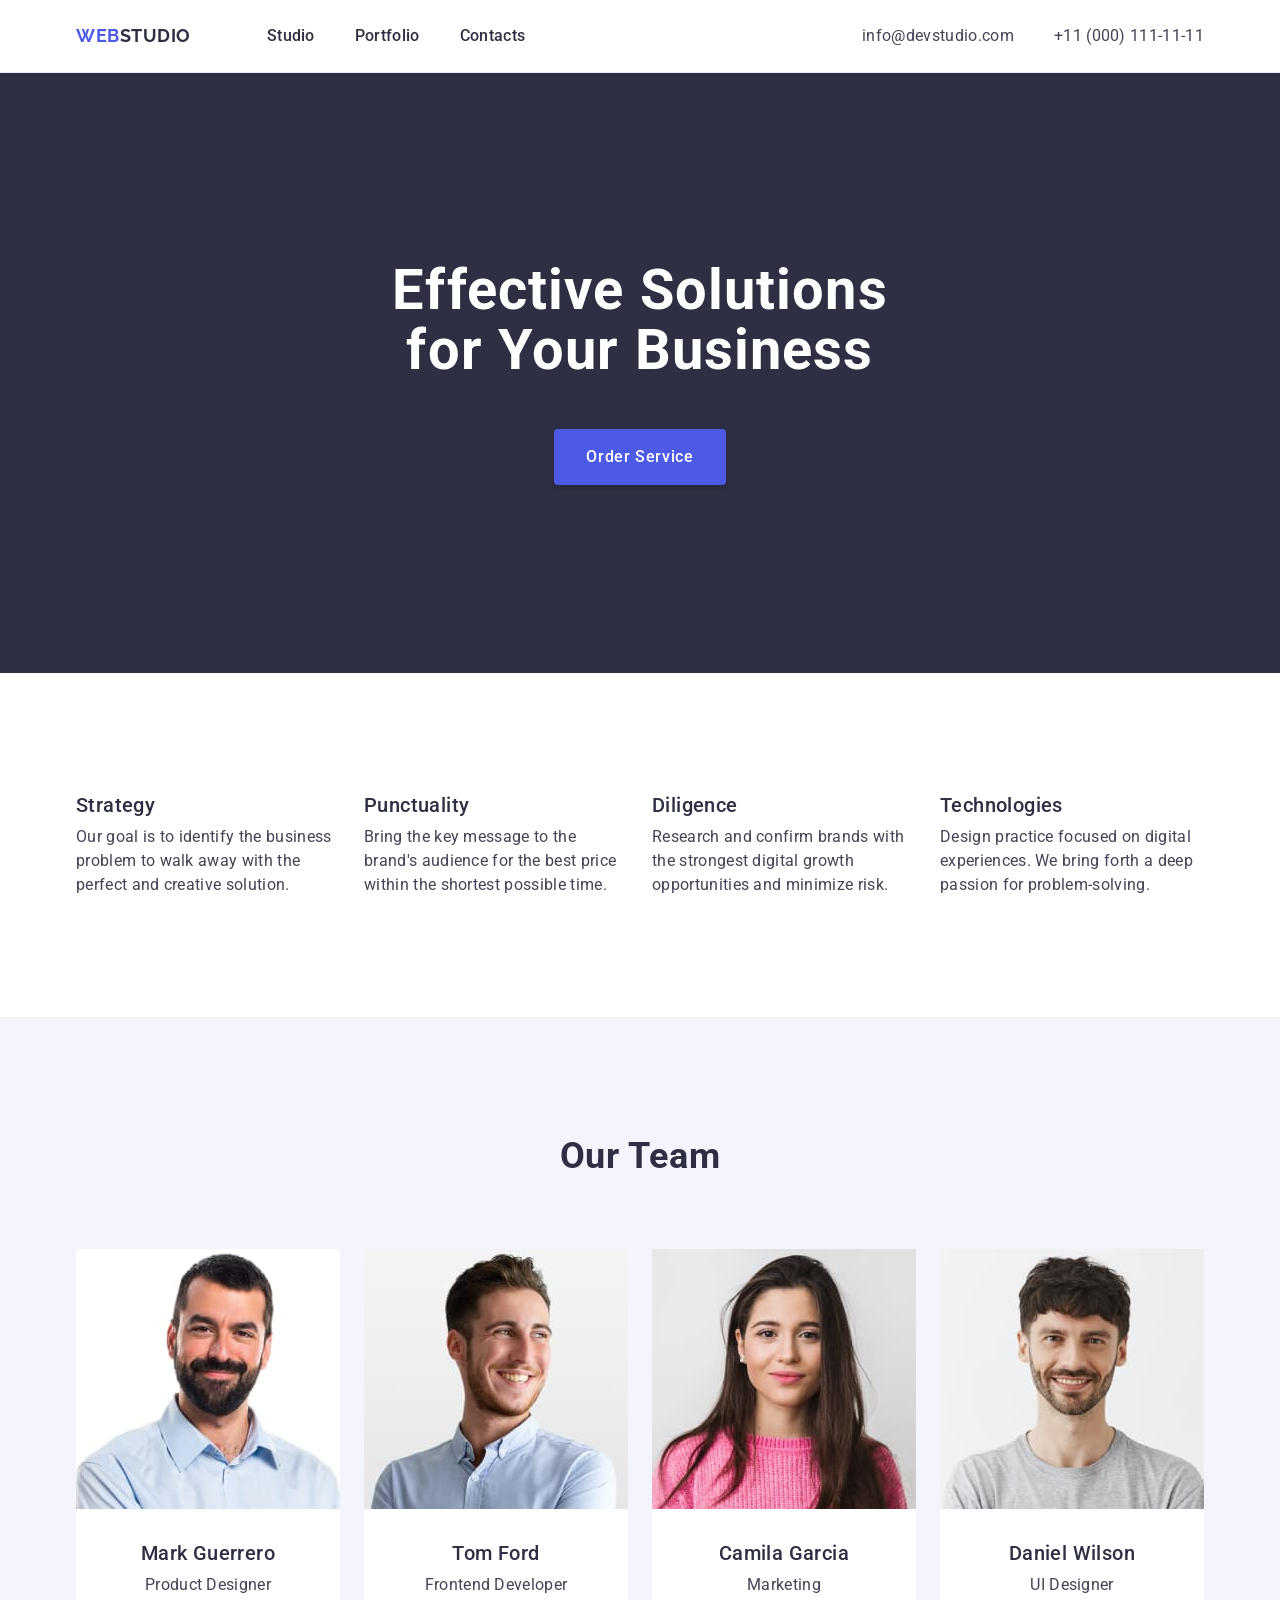
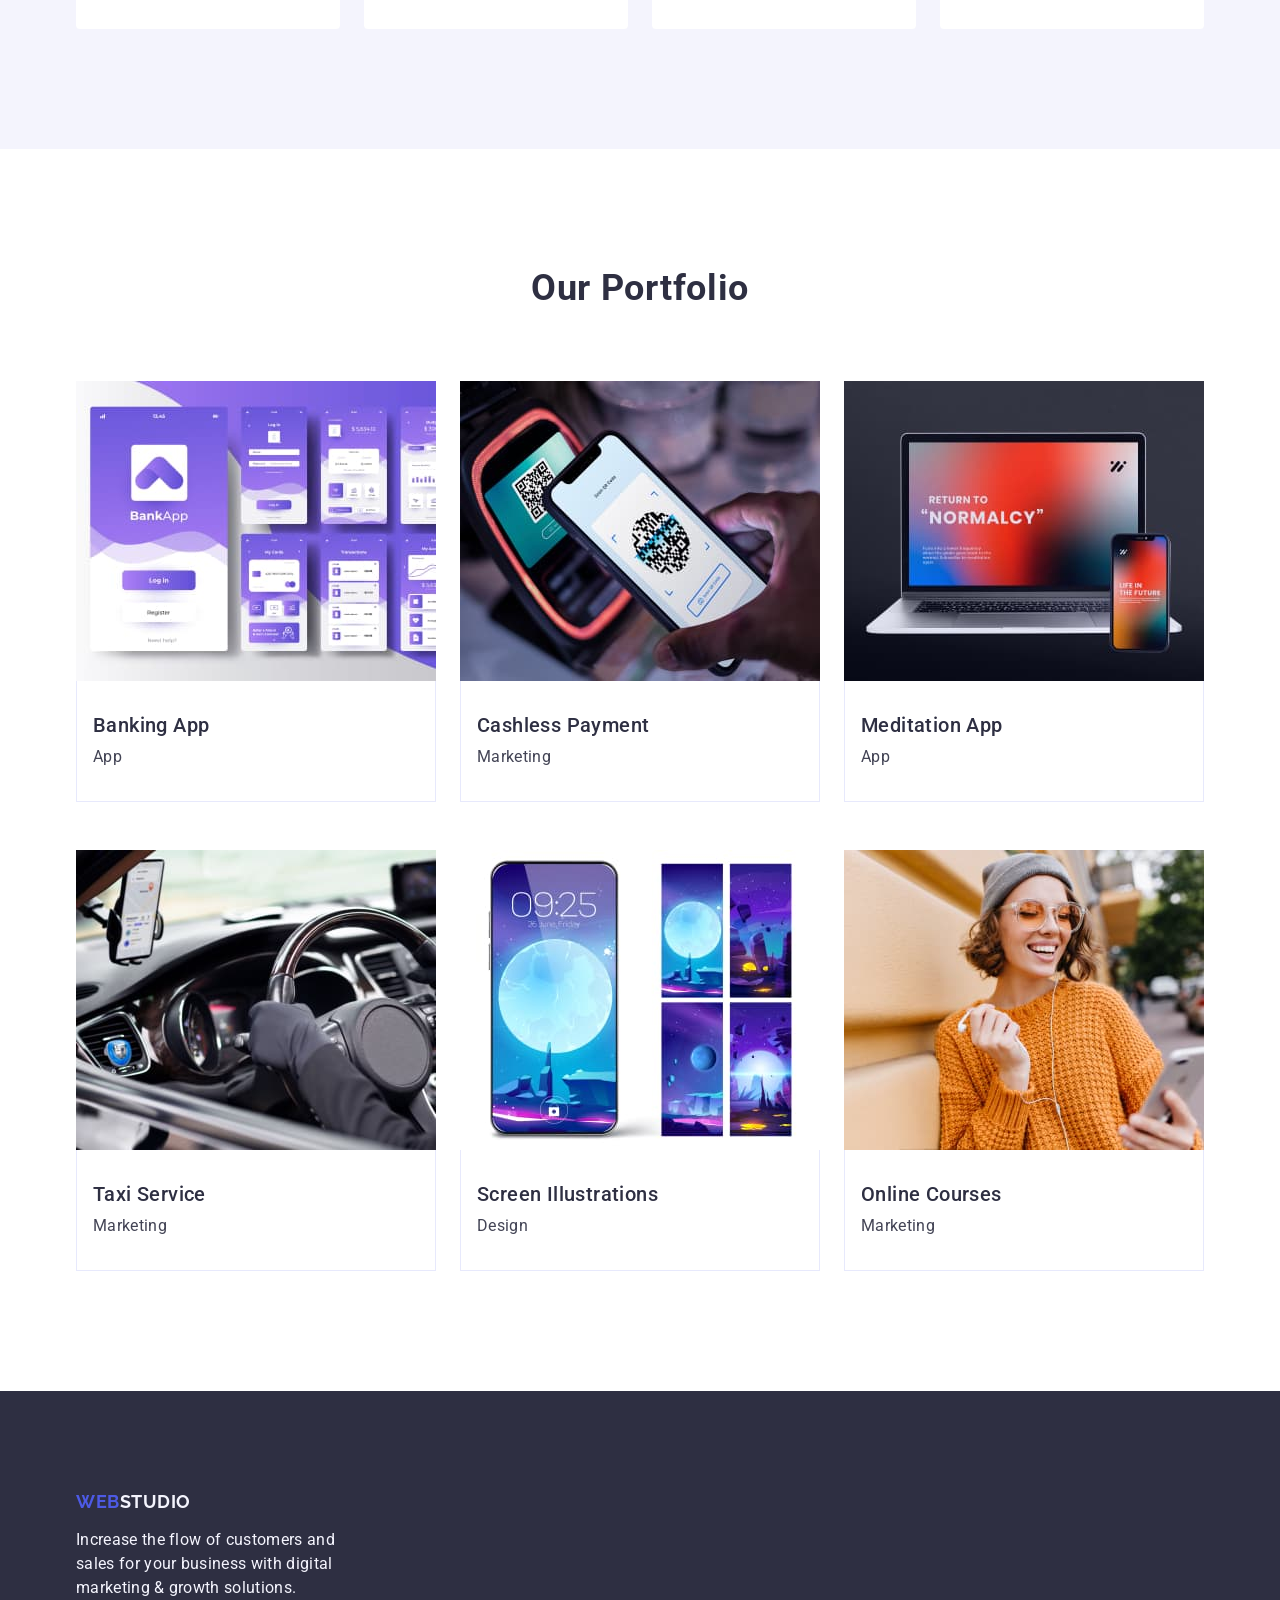
<file: index.html>
<!DOCTYPE html>
<html lang="en">
  <head>
    <meta charset="UTF-8" />
    <meta http-equiv="X-UA-Compatible" content="IE=edge" />
    <meta name="viewport" content="width=device-width, initial-scale=1.0" />
    <title>Web Studio</title>

    <!-- #region modern-normalize -->
    <link
      rel="stylesheet"
      href="https://cdnjs.cloudflare.com/ajax/libs/modern-normalize/3.0.1/modern-normalize.min.css"
      integrity="sha512-q6WgHqiHlKyOqslT/lgBgodhd03Wp4BEqKeW6nNtlOY4quzyG3VoQKFrieaCeSnuVseNKRGpGeDU3qPmabCANg=="
      crossorigin="anonymous"
      referrerpolicy="no-referrer"
    />
    <!-- #endregion -->
    <!-- #region fonts -->
    <link rel="preconnect" href="https://fonts.googleapis.com" />
    <link rel="preconnect" href="https://fonts.gstatic.com" crossorigin />
    <link
      href="https://fonts.googleapis.com/css2?family=Raleway:wght@700&family=Roboto:wght@400;500;700&display=swap"
      rel="stylesheet"
    />
    <!-- #endregion fonts -->

    <link rel="stylesheet" href="./css/styles.css" />
  </head>

  <body class="body">
    <!-- #region Header -->
    <header class="header">
      <div class="container header-container">
        <nav class="header-nav">
          <a href="./index.html" class="header-logo link"
            >Web<span class="header-logo-span">Studio</span></a
          >
          <ul class="header-list list">
            <li><a href="./index.html" class="header-link link">Studio</a></li>
            <li><a href="" class="header-link link">Portfolio</a></li>
            <li><a href="" class="header-link link">Contacts</a></li>
          </ul>
        </nav>
        <address class="header-address">
          <ul class="header-contacts list">
            <li>
              <a
                href="mailto:info@devstudio.com"
                class="header-contacts-item link"
                >info@devstudio.com</a
              >
            </li>
            <li>
              <a href="tel:+110001111111" class="header-contacts-item link"
                >+11 (000) 111-11-11</a
              >
            </li>
          </ul>
        </address>
      </div>
    </header>
    <!-- #endregion -->
    <main>
      <!-- #region Hero -->
      <section class="hero">
        <div class="container">
          <h1 class="hero-title">Effective Solutions for Your Business</h1>
          <button type="button" class="hero-button">Order Service</button>
        </div>
      </section>
      <!-- #endregion -->
      <!-- #region Values -->
      <section class="values">
        <div class="container">
          <h2 class="visually-hidden">Values</h2>
          <ul class="values-list list">
            <li class="values-block">
              <h3 class="values-item">Strategy</h3>
              <p class="values-item-text">
                Our goal is to identify the business problem to walk away with
                the perfect and creative solution.
              </p>
            </li>
            <li class="values-block">
              <h3 class="values-item">Punctuality</h3>
              <p class="values-item-text">
                Bring the key message to the brand's audience for the best price
                within the shortest possible time.
              </p>
            </li>
            <li class="values-block">
              <h3 class="values-item">Diligence</h3>
              <p class="values-item-text">
                Research and confirm brands with the strongest digital growth
                opportunities and minimize risk.
              </p>
            </li>
            <li class="values-block">
              <h3 class="values-item">Technologies</h3>
              <p class="values-item-text">
                Design practice focused on digital experiences. We bring forth a
                deep passion for problem-solving.
              </p>
            </li>
          </ul>
        </div>
      </section>
      <!-- #endregion -->
      <!-- #region Our Team -->
      <section class="team">
        <div class="container">
          <h2 class="title">Our Team</h2>
          <ul class="team-list list">
            <li class="team-item">
              <img
                src="./images/team-foto-1.jpg"
                alt="A foto of a member from our team - Mark Guerrero"
                width="264"
                height="260"
              />
              <div class="team-text">
                <h3 class="team-name">Mark Guerrero</h3>
                <p class="team-job-title">Product Designer</p>
              </div>
            </li>
            <li class="team-item">
              <img
                src="./images/team-foto-2.jpg"
                alt="A foto of a member from our team - Tom Ford"
                width="264"
                height="260"
              />
              <div class="team-text">
                <h3 class="team-name">Tom Ford</h3>
                <p class="team-job-title">Frontend Developer</p>
              </div>
            </li>
            <li class="team-item">
              <img
                src="./images/team-foto-3.jpg"
                alt="A foto of a member from our team - Camila Garcia"
                width="264"
                height="260"
              />
              <div class="team-text">
                <h3 class="team-name">Camila Garcia</h3>
                <p class="team-job-title">Marketing</p>
              </div>
            </li>
            <li class="team-item">
              <img
                src="./images/team-foto-4.jpg"
                alt="A foto of a member from our team - Daniel Wilson"
                width="264"
                height="260"
              />
              <div class="team-text">
                <h3 class="team-name">Daniel Wilson</h3>
                <p class="team-job-title">UI Designer</p>
              </div>
            </li>
          </ul>
        </div>
      </section>
      <!-- #endregion -->
      <!-- #region Our Portfolio -->
      <section class="portfolio">
        <div class="container">
          <h2 class="title">Our Portfolio</h2>
          <ul class="portfolio-offer list">
            <li class="portfolio-offer-item">
              <img
                src="./images/portfolio-pic-1.jpg"
                alt="Inferface of an banking app"
                width="360"
                height="300"
              />
              <div class="portfolio-offer-text">
                <h3 class="offer-name">Banking App</h3>
                <p class="offer-type">App</p>
              </div>
            </li>
            <li class="portfolio-offer-item">
              <img
                src="./images/portfolio-pic-2.jpg"
                alt="Process of cashless payment"
                width="360"
                height="300"
              />
              <div class="portfolio-offer-text">
                <h3 class="offer-name">Cashless Payment</h3>
                <p class="offer-type">Marketing</p>
              </div>
            </li>
            <li class="portfolio-offer-item">
              <img
                src="./images/portfolio-pic-3.jpg"
                alt="Interface of an App on the screens of a computer and a mobile phone"
                width="360"
                height="300"
              />
              <div class="portfolio-offer-text">
                <h3 class="offer-name">Meditation App</h3>
                <p class="offer-type">App</p>
              </div>
            </li>
            <li class="portfolio-offer-item">
              <img
                src="./images/portfolio-pic-4.jpg"
                alt="Driver's seat in a car"
                width="360"
                height="300"
              />
              <div class="portfolio-offer-text">
                <h3 class="offer-name">Taxi Service</h3>
                <p class="offer-type">Marketing</p>
              </div>
            </li>
            <li class="portfolio-offer-item">
              <img
                src="./images/portfolio-pic-5.jpg"
                alt="Design of screens of a mobile phone"
                width="360"
                height="300"
              />
              <div class="portfolio-offer-text">
                <h3 class="offer-name">Screen Illustrations</h3>
                <p class="offer-type">Design</p>
              </div>
            </li>
            <li class="portfolio-offer-item">
              <img
                src="./images/portfolio-pic-6.jpg"
                alt="A smiling lady with a mobile phone"
                width="360"
                height="300"
              />
              <div class="portfolio-offer-text">
                <h3 class="offer-name">Online Courses</h3>
                <p class="offer-type">Marketing</p>
              </div>
            </li>
          </ul>
        </div>
      </section>
      <!-- #endregion -->
    </main>
    <!-- #region Footer -->
    <footer class="footer">
      <div class="container">
        <a href="./index.html" class="footer-logo link"
          >Web<span class="footer-logo-span">Studio</span></a
        >
        <p class="footer-text">
          Increase the flow of customers and sales for your business with
          digital marketing & growth solutions.
        </p>
      </div>
    </footer>
    <!-- #endregion -->
  </body>
</html>
</file>
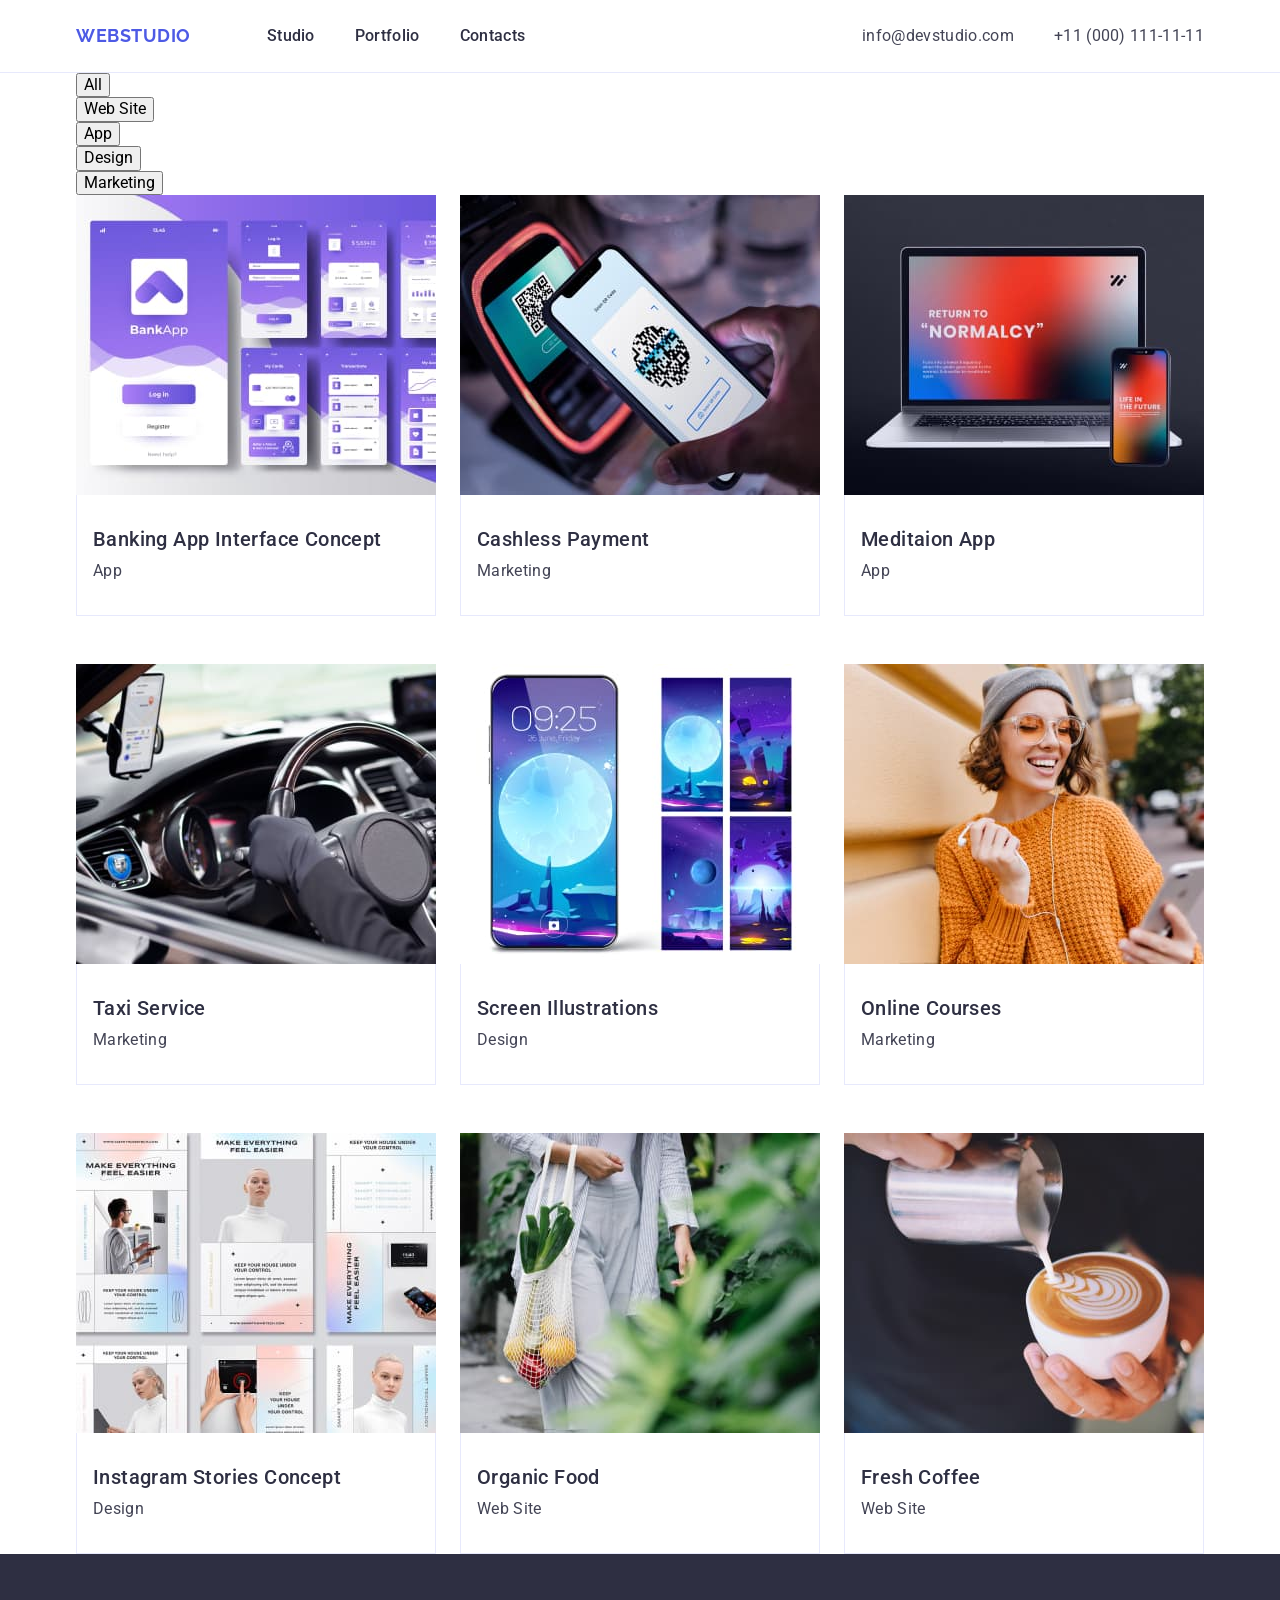
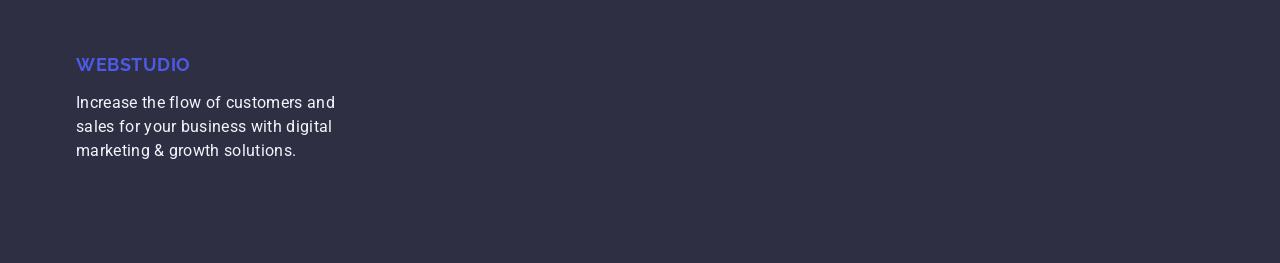
<file: portfolio.html>
<!DOCTYPE html>
<html lang="en">
  <head>
    <meta charset="UTF-8" />
    <meta http-equiv="X-UA-Compatible" content="IE=edge" />
    <meta name="viewport" content="width=device-width, initial-scale=1.0" />
    <title>Portfolio</title>

    <link rel="preconnect" href="https://fonts.googleapis.com" />
    <link rel="preconnect" href="https://fonts.gstatic.com" crossorigin />
    <link
      href="https://fonts.googleapis.com/css2?family=Raleway:wght@800&family=Roboto:wght@400;500;700;900&display=swap"
      rel="stylesheet"
    />
    <link
      rel="stylesheet"
      href="https://cdnjs.cloudflare.com/ajax/libs/modern-normalize/1.1.0/modern-normalize.min.css"
      integrity="sha512-wpPYUAdjBVSE4KJnH1VR1HeZfpl1ub8YT/NKx4PuQ5NmX2tKuGu6U/JRp5y+Y8XG2tV+wKQpNHVUX03MfMFn9Q=="
      crossorigin="anonymous"
      referrerpolicy="no-referrer"
    />
    <link rel="stylesheet" href="./css/styles.css" />
  </head>

  <body class="body">
    <header class="header">
      <div class="container header-container">
        <nav class="header-nav">
          <a href="./index.html" class="header-logo link"
            >web<span>studio</span></a
          >
          <ul class="header-list list">
            <li><a href="./index.html" class="header-link link">Studio</a></li>
            <li><a href="" class="header-link link">Portfolio</a></li>
            <li><a href="" class="header-link link">Contacts</a></li>
          </ul>
        </nav>
        <ul class="header-contacts list">
          <li>
            <a
              href="mailto:info@devstudio.com"
              class="header-contacts-item link"
              >info@devstudio.com</a
            >
          </li>
          <li>
            <a href="tel:+110001111111" class="header-contacts-item link"
              >+11 (000) 111-11-11</a
            >
          </li>
        </ul>
      </div>
    </header>

    <main>
      <section class="portfolio-site">
        <div class="container portfolio-site-container">
          <h1 class="visually-hidden">Portfolio</h1>
          <ul class="portfolio-button-list list">
            <li><button type="button" class="portfolio-btn">All</button></li>
            <li>
              <button type="button" class="portfolio-btn">Web Site</button>
            </li>
            <li><button type="button" class="portfolio-btn">App</button></li>
            <li>
              <button type="button" class="portfolio-btn">Design</button>
            </li>
            <li>
              <button type="button" class="portfolio-btn">Marketing</button>
            </li>
          </ul>
          <ul class="portfolio-offer list">
            <li class="portfolio-offer-item">
              <img
                src="./images/portfolio-pic-1.jpg"
                alt="Inferface of an banking app"
                width="360"
                height="300"
              />
              <div class="portfolio-offer-text">
                <h2 class="offer-name">Banking App Interface Concept</h2>
                <p class="offer-type">App</p>
              </div>
            </li>
            <li class="portfolio-offer-item">
              <img
                src="./images/portfolio-pic-2.jpg"
                alt="Process of cashless payment"
                width="360"
                height="300"
              />
              <div class="portfolio-offer-text">
                <h2 class="offer-name">Cashless Payment</h2>
                <p class="offer-type">Marketing</p>
              </div>
            </li>
            <li class="portfolio-offer-item">
              <img
                src="./images/portfolio-pic-3.jpg"
                alt="Interface of an App on the screens of a computer and a mobile phone"
                width="360"
                height="300"
              />
              <div class="portfolio-offer-text">
                <h2 class="offer-name">Meditaion App</h2>
                <p class="offer-type">App</p>
              </div>
            </li>
            <li class="portfolio-offer-item">
              <img
                src="./images/portfolio-pic-4.jpg"
                alt="Driver's seat in a car"
                width="360"
                height="300"
              />
              <div class="portfolio-offer-text">
                <h2 class="offer-name">Taxi Service</h2>
                <p class="offer-type">Marketing</p>
              </div>
            </li>
            <li class="portfolio-offer-item">
              <img
                src="./images/portfolio-pic-5.jpg"
                alt="Design of screens of a mobile phone"
                width="360"
                height="300"
              />
              <div class="portfolio-offer-text">
                <h2 class="offer-name">Screen Illustrations</h2>
                <p class="offer-type">Design</p>
              </div>
            </li>
            <li class="portfolio-offer-item">
              <img
                src="./images/portfolio-pic-6.jpg"
                alt="A smiling lady with a mobile phone"
                width="360"
                height="300"
              />
              <div class="portfolio-offer-text">
                <h2 class="offer-name">Online Courses</h2>
                <p class="offer-type">Marketing</p>
              </div>
            </li>
            <li class="portfolio-offer-item">
              <img
                src="./images/portfolio-pic-7.jpg"
                alt="Ideas of Instagram Stories"
                width="360"
                height="300"
              />
              <div class="portfolio-offer-text">
                <h2 class="offer-name">Instagram Stories Concept</h2>
                <p class="offer-type">Design</p>
              </div>
            </li>
            <li class="portfolio-offer-item">
              <img
                src="./images/portfolio-pic-8.jpg"
                alt="Food in an eco-bag"
                width="360"
                height="300"
              />
              <div class="portfolio-offer-text">
                <h2 class="offer-name">Organic Food</h2>
                <p class="offer-type">Web Site</p>
              </div>
            </li>
            <li class="portfolio-offer-item">
              <img
                src="./images/portfolio-pic-9.jpg"
                alt="Coffee"
                width="360"
                height="300"
              />
              <div class="portfolio-offer-text">
                <h2 class="offer-name">Fresh Coffee</h2>
                <p class="offer-type">Web Site</p>
              </div>
            </li>
          </ul>
        </div>
      </section>
    </main>

    <footer class="footer">
      <div class="container footer-container">
        <a href="./index.html" class="footer-logo link"
          >web<span>studio</span></a
        >
        <p class="footer-text">
          Increase the flow of customers and sales for your business with
          digital marketing & growth solutions.
        </p>
      </div>
    </footer>
  </body>
</html>
</file>
<file: css/styles.css>
:root {
  --main-title-color: #2e2f42;
  --main-text-color: #434455;
  --cl-accent: #4d5ae5;
  --cl-focus: #404bbf;

  --main-background-color: #ffffff;
  --secondary-background-color: #2e2f42;
  --button-background-color-accent: #4d5ae5;
  --button-background-focus: #404bbf;
}

/* #region General*/
.body {
  font-family: 'Roboto', sans-serif;
  color: var(--main-text-color);
  background-color: var(--main-background-color);
}

p,
h1,
h2,
h3,
h4,
h5,
h6 {
  margin: 0;
}

ul {
  margin: 0;
  padding-left: 0;
}

img {
  display: block;
  max-width: 100%;
  height: auto;
}

.list {
  list-style: none;
}

.link {
  text-decoration: none;
}

.container {
  /* outline: 1px solid red; */
  width: 1158px;
  padding-left: 15px;
  padding-right: 15px;
  margin: 0 auto;
}

/* #endregion */

/* #region Header*/
.header {
  background-color: #ffffff;
  border-bottom: 1px solid #e7e9fc;
}

.header-container {
  display: flex;
}

.header-nav {
  display: flex;
  align-items: center;
  margin-right: auto;
}

.header-logo {
  margin-right: 76px;
  display: block;
  padding: 24px 0;
  font-family: 'Raleway', sans-serif;
  font-weight: 700;
  font-size: 18px;
  line-height: 1.17;
  letter-spacing: 0.03em;
  text-transform: uppercase;
  color: var(--cl-accent);
}

.header-logo-span {
  color: var(--main-title-color);
}

.header-list {
  display: flex;
  gap: 40px;
}

.header-link {
  display: block;
  padding: 24px 0;
  font-weight: 500;
  font-size: 16px;
  line-height: 1.5;
  letter-spacing: 0.32px;
  color: var(--main-title-color);
}

.header-link:hover,
.header-link:focus {
  color: var(--cl-focus);
}

.header-address {
  font-style: normal;
}

.header-contacts {
  display: flex;
  gap: 40px;
}

.header-contacts-item {
  display: block;
  padding: 24px 0;
  font-weight: 400;
  font-size: 16px;
  line-height: 1.5;
  letter-spacing: 0.32px;
  color: #434455;
}

.header-contacts-item:hover,
.header-contacts-item:focus {
  color: var(--cl-focus);
}
/* #endregion */

/* #region Hero*/
.hero {
  text-align: center;
  padding-top: 188px;
  padding-bottom: 188px;
  background-color: var(--secondary-background-color);
}

.hero-title {
  margin-left: auto;
  margin-right: auto;
  margin-bottom: 48px;
  max-width: 496px;
  font-weight: 700;
  font-size: 56px;
  line-height: 1.07;
  letter-spacing: 1.12px;
  color: #ffffff;
  text-align: center;
}

.hero-button {
  display: block;
  min-width: 169px;
  height: 56px;
  padding: 16px 32px;
  margin: 0 auto;
  font-family: 'Roboto', sans-serif;
  font-size: 16px;
  line-height: 1.5;
  font-weight: 500;
  letter-spacing: 0.64px;
  color: #ffffff;
  background-color: var(--button-background-color-accent);
  border: 1px solid transparent;
  border: none;
  border-radius: 4px;
  box-shadow: 0 4px 4px 0 rgba(0, 0, 0, 0.15);
  cursor: pointer;
}

.hero-button:hover,
.hero-button:focus {
  color: #ffffff;
  background-color: var(--button-background-focus);
}
/* #endregion */

/* #region Values*/
.values {
  padding-top: 120px;
  padding-bottom: 120px;
}

.visually-hidden {
  position: absolute;
  width: 1px;
  height: 1px;
  margin: -1px;
  border: 0;
  padding: 0;
  white-space: nowrap;
  clip-path: inset(100%);
  clip: rect(0, 0, 0, 0);
  overflow: hidden;
}

.values-list {
  display: flex;
  gap: 24px;
}

.values-block {
  width: 264px;
}

.values-item {
  margin-bottom: 8px;
  font-weight: 500;
  font-size: 20px;
  line-height: 1.2;
  letter-spacing: 0.4px;
  color: var(--main-title-color);
}

.values-item-text {
  font-size: 16px;
  line-height: 1.5;
  letter-spacing: 0.32px;
  font-weight: 400;
  color: var(--main-text-color);
}
/* #endregion */

/* #region  Our team*/
.team {
  background-color: #f4f4fd;
  padding-top: 120px;
  padding-bottom: 120px;
}

.title {
  margin-bottom: 72px;
  font-weight: 700;
  font-size: 36px;
  line-height: 1.11;
  letter-spacing: 0.72px;
  text-align: center;
  text-transform: capitalize;
  color: var(--main-title-color);
}

.team-list {
  display: flex;
  gap: 24px;
}

.team-item {
  background-color: var(--main-background-color);
  border-radius: 0px 0px 4px 4px;
}

.team-text {
  padding-top: 32px;
  padding-bottom: 32px;
  text-align: center;
}

.team-name {
  margin-bottom: 8px;
  font-weight: 500;
  font-size: 20px;
  line-height: 1.2;
  letter-spacing: 0.4px;
  text-align: center;
  color: var(--main-title-color);
}

.team-job-title {
  font-weight: 400;
  font-size: 16px;
  line-height: 1.5;
  letter-spacing: 0.32px;
  text-align: center;
}
/* #endregion */

/* #region Our Portfolio*/
.portfolio {
  padding-top: 120px;
  padding-bottom: 120px;
}

.portfolio-offer {
  display: flex;
  flex-wrap: wrap;
  row-gap: 48px;
  column-gap: 24px;
}

.portfolio-offer-item {
  width: calc ((100% - 48px) / 3);
}

.portfolio-offer-text {
  padding: 32px 16px;
  border: 1px solid #e7e9fc;
  border-top: none;
}

.offer-name {
  margin-bottom: 8px;
  font-weight: 500;
  font-size: 20px;
  line-height: 1.2;
  letter-spacing: 0.4px;
  color: var(--main-title-color);
}

.offer-type {
  font-size: 16px;
  line-height: 1.5;
  letter-spacing: 0.32px;
}
/* #endregion */

/* #region Footer*/
.footer {
  padding-top: 100px;
  padding-bottom: 100px;
  background-color: var(--secondary-background-color);
}

.footer-logo {
  display: inline-block;
  margin-bottom: 16px;
  font-family: 'Raleway', sans-serif;
  font-weight: 700;
  font-size: 18px;
  line-height: 1.17;
  letter-spacing: 0.54px;
  text-transform: uppercase;
  color: var(--cl-accent);
}

.footer-logo-span {
  color: #f4f4fd;
}

.footer-text {
  width: 264px;
  font-size: 16px;
  line-height: 1.5;
  letter-spacing: 0.32px;
  color: #f4f4fd;
}
/* #endregion */
</file>
